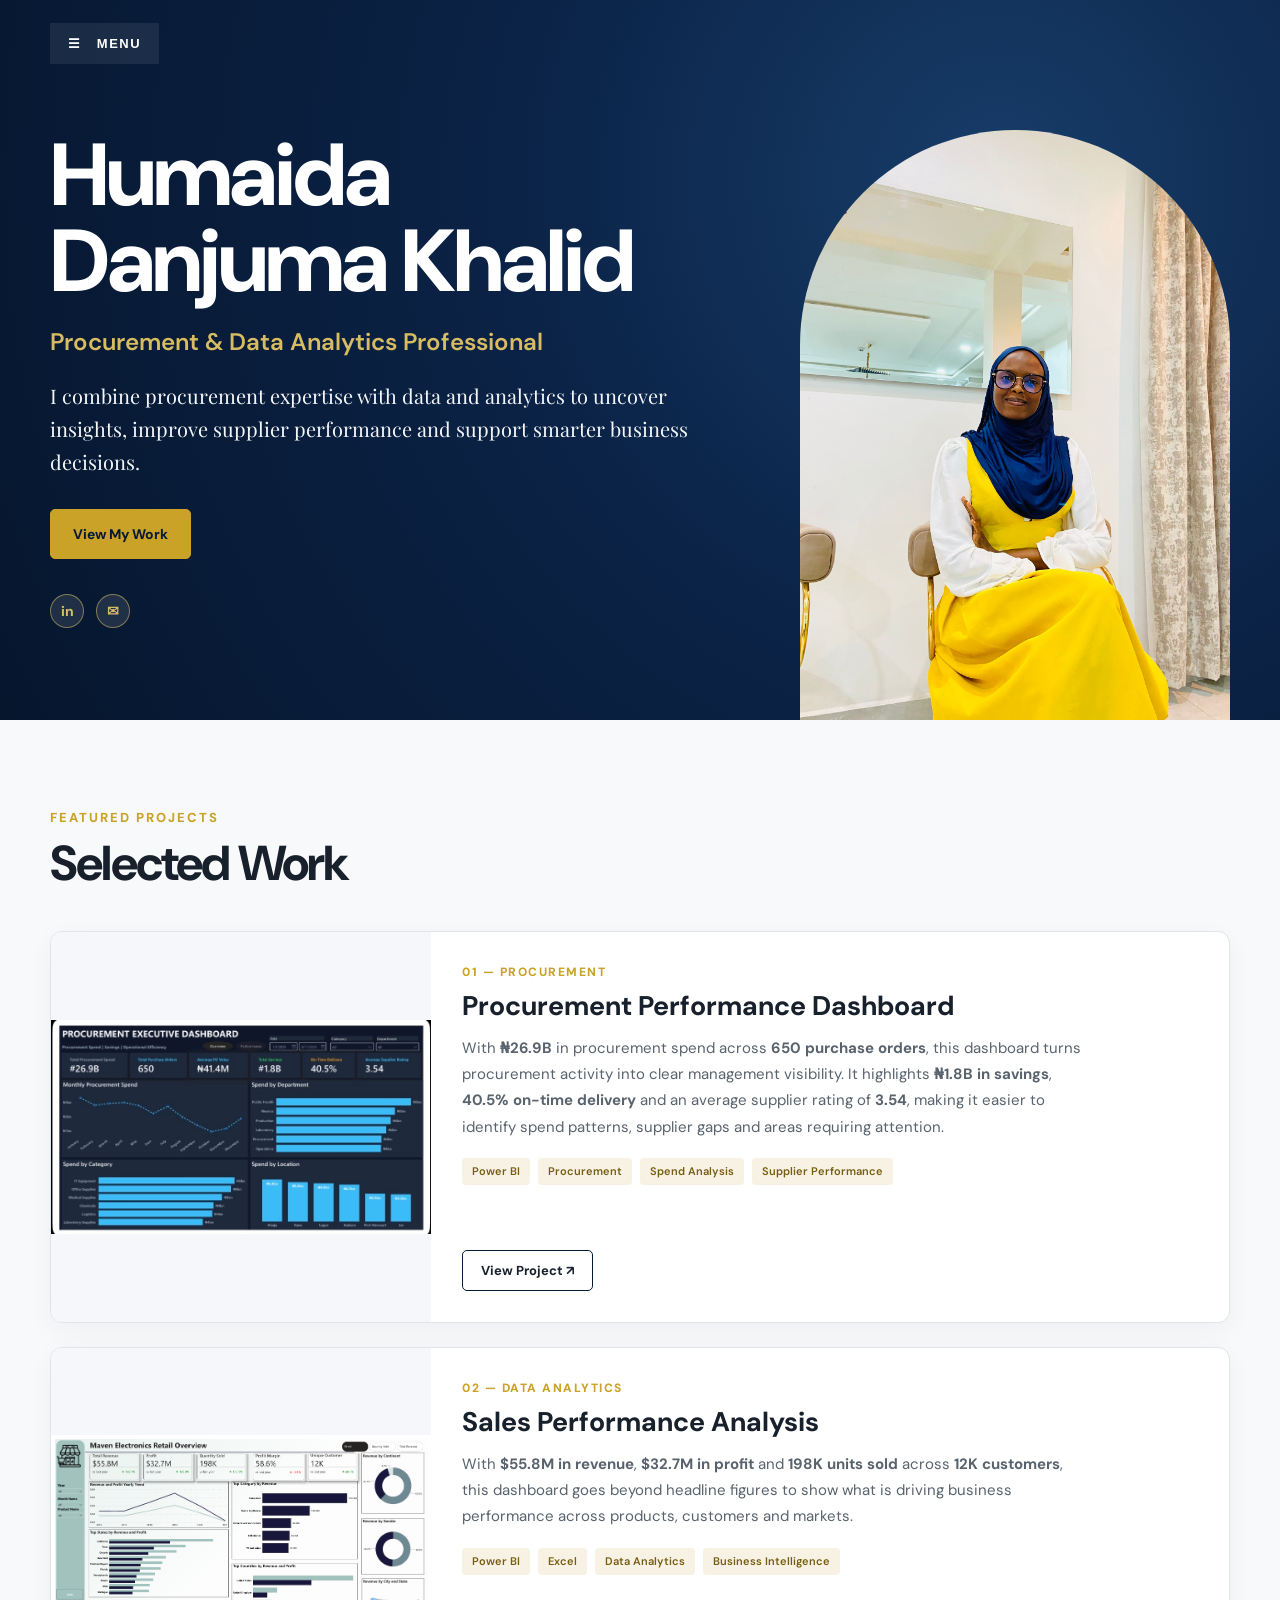
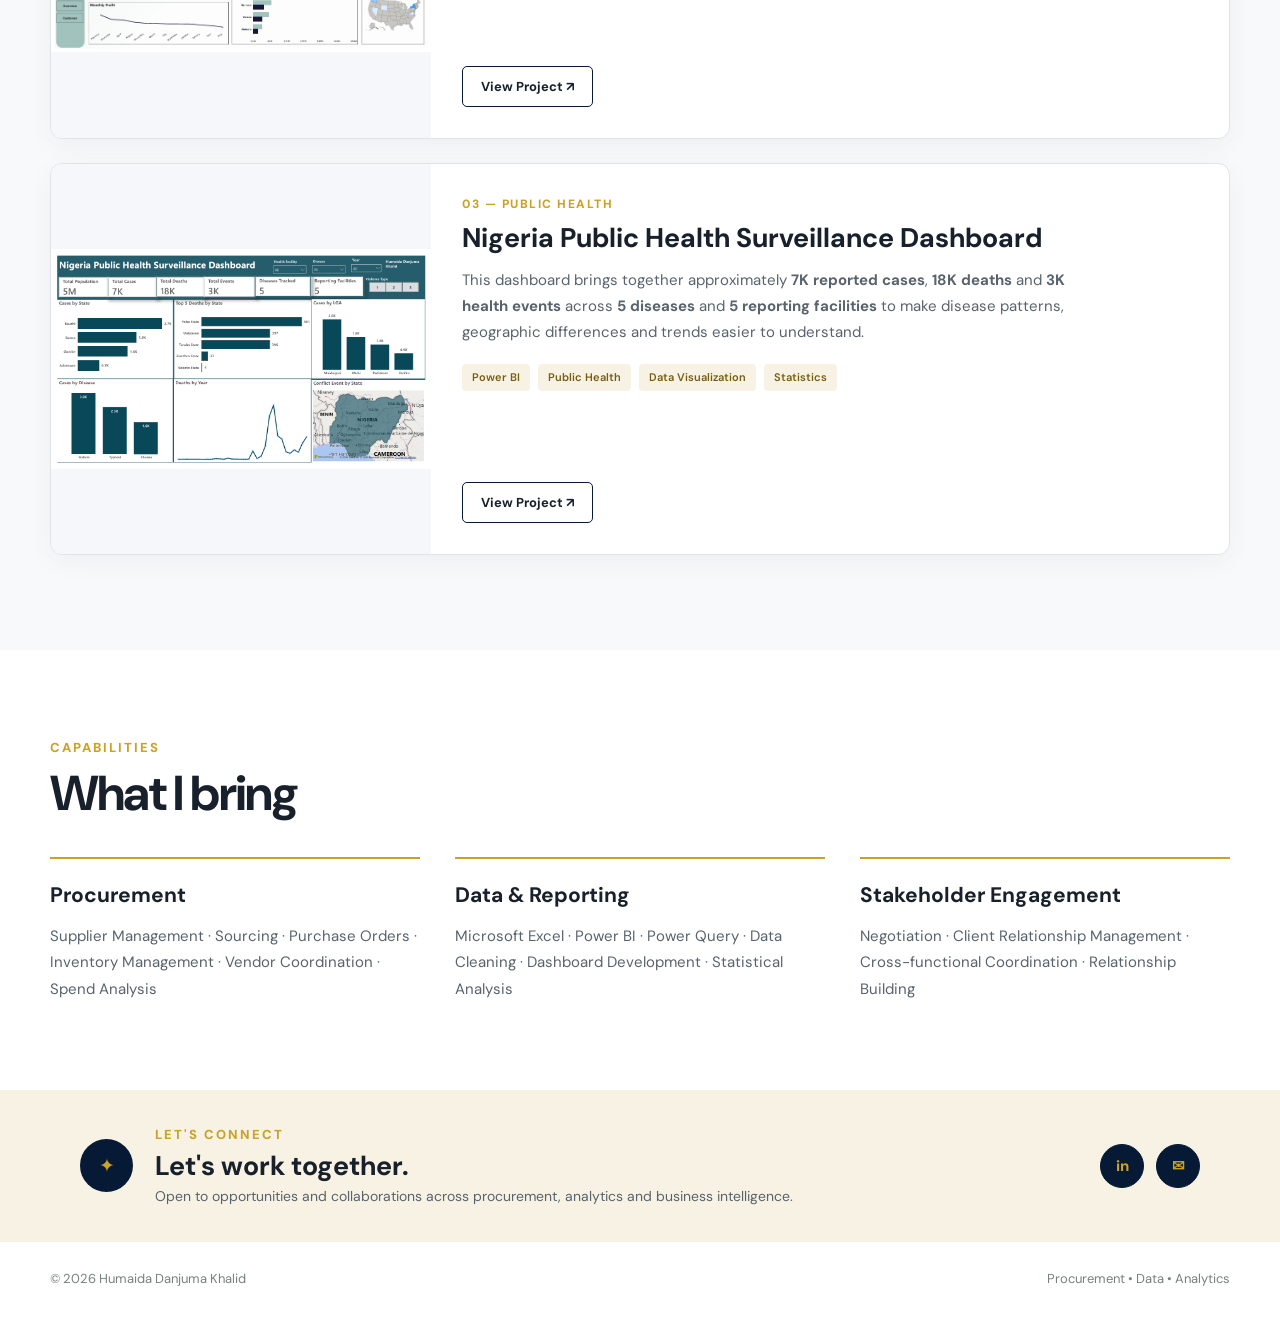
<file: index.html>
<!DOCTYPE html>
<html lang="en">
<head>
    <meta charset="UTF-8">
    <meta name="viewport" content="width=device-width, initial-scale=1.0">

    <title>Humaida Danjuma Khalid | Procurement & Data Analytics Professional</title>

    <meta name="description" content="Humaida Danjuma Khalid | Procurement & Data Analytics Professional">

    <link rel="preconnect" href="https://fonts.googleapis.com">
    <link rel="preconnect" href="https://fonts.gstatic.com" crossorigin>

    <link href="https://fonts.googleapis.com/css2?family=DM+Sans:wght@400;500;600;700;800&family=Playfair+Display:ital,wght@0,500;0,600;1,500;1,600&display=swap" rel="stylesheet">

    <link rel="stylesheet" href="style.css">
</head>

<body>

<!-- ================= NAVIGATION ================= -->

<header class="hero" id="home">

    <nav class="navbar">

        <button class="menu-button" id="menuButton" aria-label="Open navigation menu">
            ☰ &nbsp; MENU
        </button>

        <div class="menu" id="menu">

            <a href="#home">Home</a>
            <a href="#work">Selected Work</a>
            <a href="#capabilities">Capabilities</a>
            <a href="#contact">Contact</a>

        </div>

    </nav>


    <!-- ================= HERO ================= -->

    <div class="hero-container">

        <div class="hero-content">

            <h1>
                Humaida<br>
                Danjuma Khalid
            </h1>

            <h2>
                Procurement & Data Analytics Professional
            </h2>

            <p class="hero-description">
                I combine procurement expertise with data and analytics
                to uncover insights, improve supplier performance and
                support smarter business decisions.
            </p>

            <div class="hero-buttons">

                <a href="#work" class="button primary">
                    View My Work
                </a>

            </div>


            <!-- TOP SOCIAL ICONS -->

            <div class="contact-links">

                <a
                    href="https://www.linkedin.com/in/humaida-danjuma-66057224b"
                    target="_blank"
                    rel="noopener noreferrer"
                    aria-label="LinkedIn"
                >
                    <span class="social-icon linkedin-icon">
                        in
                    </span>
                </a>

                <a
                    href="mailto:danjumahumaida@gmail.com"
                    aria-label="Email Humaida"
                >
                    <span class="social-icon email-icon">
                        ✉
                    </span>
                </a>

            </div>

        </div>


        <!-- PROFILE PHOTO -->

        <div class="hero-photo">

            <img
                src="assets/IMG_2226.jpeg"
                alt="Humaida Danjuma Khalid"
            >

        </div>

    </div>

</header>


<!-- ================= SELECTED WORK ================= -->

<section class="work" id="work">

    <div class="container">

        <p class="eyebrow">
            FEATURED PROJECTS
        </p>

        <h2>
            Selected Work
        </h2>


        <!-- ================= PROCUREMENT ================= -->

        <article class="project">

            <div class="project-image">

                <img
                    src="assets/procurement-dashboard.jpg"
                    alt="Procurement Performance Dashboard"
                >

            </div>


            <div class="project-content">

                <div>

                    <span class="project-number">
                        01 — PROCUREMENT
                    </span>

                    <h3>
                        Procurement Performance Dashboard
                    </h3>

                    <p>
                        With <strong>₦26.9B</strong> in procurement spend across
                        <strong>650 purchase orders</strong>, this dashboard turns
                        procurement activity into clear management visibility.
                        It highlights <strong>₦1.8B in savings</strong>,
                        <strong>40.5% on-time delivery</strong> and an average
                        supplier rating of <strong>3.54</strong>, making it easier
                        to identify spend patterns, supplier gaps and areas
                        requiring attention.
                    </p>

                    <div class="tags">

                        <span>Power BI</span>
                        <span>Procurement</span>
                        <span>Spend Analysis</span>
                        <span>Supplier Performance</span>

                    </div>

                </div>


                <button
                    class="project-button"
                    onclick="openProject('procurement')"
                >
                    View Project ↗
                </button>

            </div>

        </article>



        <!-- ================= SALES ================= -->

        <article class="project">

            <div class="project-image">

                <img
                    src="assets/sales-dashboard1.png"
                    alt="Sales Performance Dashboard"
                >

            </div>


            <div class="project-content">

                <div>

                    <span class="project-number">
                        02 — DATA ANALYTICS
                    </span>

                    <h3>
                        Sales Performance Analysis
                    </h3>

                    <p>
                        With <strong>$55.8M in revenue</strong>,
                        <strong>$32.7M in profit</strong> and
                        <strong>198K units sold</strong> across
                        <strong>12K customers</strong>, this dashboard
                        goes beyond headline figures to show what is
                        driving business performance across products,
                        customers and markets.
                    </p>

                    <div class="tags">

                        <span>Power BI</span>
                        <span>Excel</span>
                        <span>Data Analytics</span>
                        <span>Business Intelligence</span>

                    </div>

                </div>


                <button
                    class="project-button"
                    onclick="openProject('sales')"
                >
                    View Project ↗
                </button>

            </div>

        </article>



        <!-- ================= PUBLIC HEALTH ================= -->

        <article class="project">

            <div class="project-image">

                <img
                    src="assets/public-health-dashboard1.png"
                    alt="Nigeria Public Health Surveillance Dashboard"
                >

            </div>


            <div class="project-content">

                <div>

                    <span class="project-number">
                        03 — PUBLIC HEALTH
                    </span>

                    <h3>
                        Nigeria Public Health Surveillance Dashboard
                    </h3>

                    <p>
                        This dashboard brings together approximately
                        <strong>7K reported cases</strong>,
                        <strong>18K deaths</strong> and
                        <strong>3K health events</strong> across
                        <strong>5 diseases</strong> and
                        <strong>5 reporting facilities</strong> to make
                        disease patterns, geographic differences and
                        trends easier to understand.
                    </p>

                    <div class="tags">

                        <span>Power BI</span>
                        <span>Public Health</span>
                        <span>Data Visualization</span>
                        <span>Statistics</span>

                    </div>

                </div>


                <button
                    class="project-button"
                    onclick="openProject('health')"
                >
                    View Project ↗
                </button>

            </div>

        </article>

    </div>

</section>


<!-- ================= PROJECT OVERVIEW POPUP ================= -->

<div class="project-modal" id="projectModal">

    <div
        class="project-modal-overlay"
        onclick="closeProject()"
    ></div>


    <div
        class="project-modal-content"
        role="dialog"
        aria-modal="true"
        aria-labelledby="modalTitle"
    >

        <button
            class="modal-close"
            onclick="closeProject()"
            aria-label="Close project overview"
        >
            ×
        </button>


        <p class="modal-label" id="modalLabel">
            PROJECT OVERVIEW
        </p>


        <h2 id="modalTitle">
            Project Title
        </h2>


        <div class="modal-section">

            <h4>
                THE PROBLEM
            </h4>

            <p id="modalProblem"></p>

        </div>


        <div class="modal-section">

            <h4>
                THE APPROACH
            </h4>

            <p id="modalAnalysis"></p>

        </div>


        <div class="modal-section">

            <h4>
                KEY FINDINGS
            </h4>

            <p id="modalFindings"></p>

        </div>


        <div class="modal-section">

            <h4>
                THE VALUE
            </h4>

            <p id="modalImpact"></p>

        </div>


        <a
            href="#"
            id="dashboardLink"
            target="_blank"
            rel="noopener noreferrer"
            class="modal-dashboard-button"
        >
            View Dashboard ↗
        </a>

    </div>

</div>


<!-- ================= CAPABILITIES ================= -->

<section class="capabilities" id="capabilities">

    <div class="container">

        <p class="eyebrow">
            CAPABILITIES
        </p>

        <h2>
            What I bring
        </h2>


        <div class="capability-grid">

            <div class="capability">

                <h3>
                    Procurement
                </h3>

                <p>
                    Supplier Management · Sourcing · Purchase Orders ·
                    Inventory Management · Vendor Coordination ·
                    Spend Analysis
                </p>

            </div>


            <div class="capability">

                <h3>
                    Data & Reporting
                </h3>

                <p>
                    Microsoft Excel · Power BI · Power Query ·
                    Data Cleaning · Dashboard Development ·
                    Statistical Analysis
                </p>

            </div>


            <div class="capability">

                <h3>
                    Stakeholder Engagement
                </h3>

                <p>
                    Negotiation · Client Relationship Management ·
                    Cross-functional Coordination ·
                    Relationship Building
                </p>

            </div>

        </div>

    </div>

</section>


<!-- ================= CONTACT ================= -->

<section class="contact" id="contact">

    <div class="contact-container">

        <div class="contact-symbol">
            ✦
        </div>


        <div class="contact-text">

            <p class="eyebrow">
                LET'S CONNECT
            </p>

            <h2>
                Let's work together.
            </h2>

            <p>
                Open to opportunities and collaborations across
                procurement, analytics and business intelligence.
            </p>

        </div>


        <div class="contact-icons">

            <a
                href="https://www.linkedin.com/in/humaida-danjuma-66057224b"
                target="_blank"
                rel="noopener noreferrer"
                aria-label="LinkedIn"
                class="bottom-social"
            >
                in
            </a>

            <a
                href="mailto:danjumahumaida@gmail.com"
                aria-label="Email Humaida"
                class="bottom-social"
            >
                ✉
            </a>

        </div>

    </div>

</section>


<!-- ================= FOOTER ================= -->

<footer>

    <p>
        © 2026 Humaida Danjuma Khalid
    </p>

    <p>
        Procurement • Data • Analytics
    </p>

</footer>


<script src="script.js"></script>

</body>
</html>
</file>
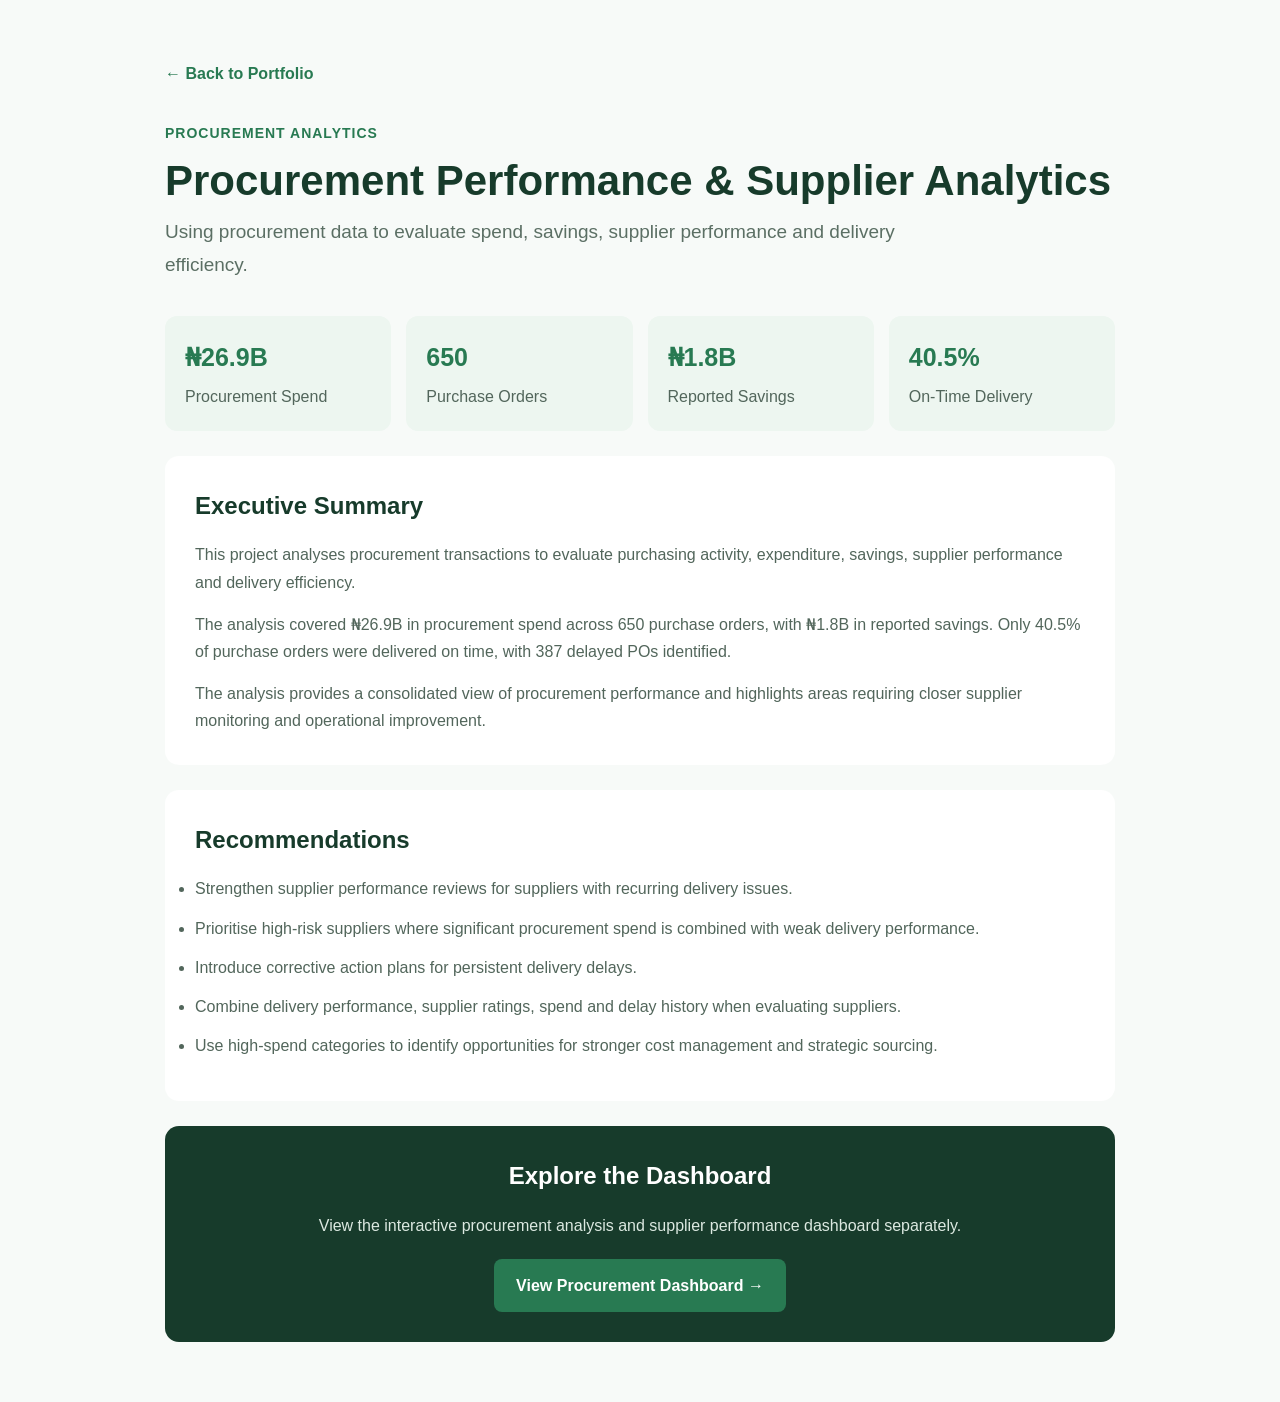
<file: procurement.html>
<!DOCTYPE html>
<html lang="en">

<head>

    <meta charset="UTF-8">
    <meta name="viewport" content="width=device-width, initial-scale=1.0">

    <title>Procurement Performance & Supplier Analytics | Humaida Danjuma Khalid</title>

    <style>

        * {
            margin: 0;
            padding: 0;
            box-sizing: border-box;
        }

        body {
            margin: 0;
            font-family: Arial, sans-serif;
            background: #f7faf8;
            color: #173b2b;
            line-height: 1.7;
        }

        .container {
            max-width: 1000px;
            margin: auto;
            padding: 60px 25px;
        }

        .back {
            display: inline-block;
            margin-bottom: 35px;
            color: #287a52;
            text-decoration: none;
            font-weight: bold;
        }

        .back:hover {
            color: #173b2b;
        }

        .label {
            color: #287a52;
            font-size: 14px;
            font-weight: bold;
            letter-spacing: 1px;
            margin-bottom: 10px;
        }

        h1 {
            font-size: 42px;
            line-height: 1.2;
            margin: 10px 0;
            color: #173b2b;
        }

        .subtitle {
            font-size: 19px;
            color: #5b6f64;
            max-width: 750px;
            margin-bottom: 35px;
        }

        section {
            background: white;
            padding: 30px;
            margin-top: 25px;
            border-radius: 14px;
        }

        h2 {
            margin-top: 0;
            margin-bottom: 15px;
            color: #173b2b;
        }

        p {
            color: #52665b;
        }

        .stats {
            display: grid;
            grid-template-columns: repeat(4, 1fr);
            gap: 15px;
            margin-top: 25px;
        }

        .stat {
            background: #edf6f0;
            padding: 20px;
            border-radius: 12px;
            color: #52665b;
        }

        .stat strong {
            display: block;
            font-size: 25px;
            color: #287a52;
            margin-bottom: 5px;
        }

        li {
            margin-bottom: 12px;
            color: #52665b;
        }

        .closing {
            text-align: center;
            background: #173b2b;
            color: white;
        }

        .closing h2 {
            color: white;
        }

        .closing p {
            color: #dce9e1;
        }

        .button {
            display: inline-block;
            background: #287a52;
            color: white;
            padding: 13px 22px;
            border-radius: 8px;
            text-decoration: none;
            font-weight: bold;
            margin-top: 20px;
        }

        .button:hover {
            background: #1f6343;
        }

        @media (max-width: 700px) {

            .container {
                padding: 40px 18px;
            }

            h1 {
                font-size: 32px;
            }

            .subtitle {
                font-size: 17px;
            }

            .stats {
                grid-template-columns: repeat(2, 1fr);
            }

            section {
                padding: 24px;
            }

        }

    </style>

</head>


<body>

<div class="container">


    <!-- BACK TO PORTFOLIO -->

    <a href="index.html" class="back">
        ← Back to Portfolio
    </a>


    <!-- PROJECT HEADER -->

    <div class="label">
        PROCUREMENT ANALYTICS
    </div>

    <h1>
        Procurement Performance & Supplier Analytics
    </h1>

    <p class="subtitle">
        Using procurement data to evaluate spend, savings, supplier performance
        and delivery efficiency.
    </p>


    <!-- KEY METRICS -->

    <div class="stats">

        <div class="stat">
            <strong>₦26.9B</strong>
            Procurement Spend
        </div>

        <div class="stat">
            <strong>650</strong>
            Purchase Orders
        </div>

        <div class="stat">
            <strong>₦1.8B</strong>
            Reported Savings
        </div>

        <div class="stat">
            <strong>40.5%</strong>
            On-Time Delivery
        </div>

    </div>


    <!-- EXECUTIVE SUMMARY -->

    <section>

        <h2>
            Executive Summary
        </h2>

        <p>
            This project analyses procurement transactions to evaluate
            purchasing activity, expenditure, savings, supplier performance
            and delivery efficiency.
        </p>

        <p style="margin-top: 15px;">
            The analysis covered ₦26.9B in procurement spend across 650
            purchase orders, with ₦1.8B in reported savings. Only 40.5% of
            purchase orders were delivered on time, with 387 delayed POs
            identified.
        </p>

        <p style="margin-top: 15px;">
            The analysis provides a consolidated view of procurement
            performance and highlights areas requiring closer supplier
            monitoring and operational improvement.
        </p>

    </section>


    <!-- RECOMMENDATIONS -->

    <section>

        <h2>
            Recommendations
        </h2>

        <ul>

            <li>
                Strengthen supplier performance reviews for suppliers with
                recurring delivery issues.
            </li>

            <li>
                Prioritise high-risk suppliers where significant procurement
                spend is combined with weak delivery performance.
            </li>

            <li>
                Introduce corrective action plans for persistent delivery
                delays.
            </li>

            <li>
                Combine delivery performance, supplier ratings, spend and
                delay history when evaluating suppliers.
            </li>

            <li>
                Use high-spend categories to identify opportunities for
                stronger cost management and strategic sourcing.
            </li>

        </ul>

    </section>


    <!-- CLOSING -->

    <section class="closing">

        <h2>
            Explore the Dashboard
        </h2>

        <p>
            View the interactive procurement analysis and supplier
            performance dashboard separately.
        </p>

        <a
            href="Procurement%20(1).pdf"
            target="_blank"
            class="button"
        >
            View Procurement Dashboard →
        </a>

    </section>


</div>

</body>

</html>
</file>
<file: style.css>
/* =========================================================
   HUMAIDA DANJUMA KHALID
   PROCUREMENT & DATA ANALYTICS PORTFOLIO

   NAVY + GOLD
   ========================================================= */


/* =========================================================
   GLOBAL
========================================================= */

* {
    box-sizing: border-box;
    margin: 0;
    padding: 0;
}

html {
    scroll-behavior: smooth;
}

body {
    font-family: "DM Sans", Arial, sans-serif;
    color: #17202B;
    background: #FFFFFF;
    line-height: 1.6;
}

a {
    text-decoration: none;
    color: inherit;
}

img {
    max-width: 100%;
    display: block;
}

:root {
    --navy: #071A35;
    --deep-navy: #0B2347;
    --blue: #123B68;
    --gold: #C9A227;
    --soft-gold: #D8BC62;
    --pale-gold: #F7F2E3;
    --dark-text: #17202B;
    --body-text: #59636D;
    --border: #E0E4E8;
    --white: #FFFFFF;
}


/* =========================================================
   CONTAINERS
========================================================= */

.container {
    width: min(1180px, calc(100% - 68px));
    margin: 0 auto;
}


/* =========================================================
   HERO
========================================================= */

.hero {
    min-height: 720px;
    color: white;
    position: relative;
    overflow: hidden;

    background:
        radial-gradient(
            circle at 78% 25%,
            #173D69 0%,
            #0B2347 42%,
            #06162D 100%
        );
}


/* =========================================================
   NAVIGATION
========================================================= */

.navbar {
    width: min(1180px, calc(100% - 68px));
    height: 86px;
    margin: 0 auto;

    display: flex;
    align-items: center;
    justify-content: space-between;

    position: relative;
    z-index: 20;
}

.logo {
    font-size: 22px;
    font-weight: 800;
    letter-spacing: 2px;
    color: var(--soft-gold);
}

.menu-wrapper {
    position: relative;
}

.menu-wrapper summary {
    list-style: none;
}

.menu-wrapper summary::-webkit-details-marker {
    display: none;
}

.menu-button {
    border: none;
    background: rgba(255,255,255,0.08);
    color: white;

    padding: 13px 18px;

    font-size: 13px;
    font-weight: 700;
    letter-spacing: 1.5px;

    cursor: pointer;
}

.menu {
    position: absolute;

    top: 48px;
    right: 0;

    width: 190px;

    padding: 12px;

    background: white;

    box-shadow: 0 20px 50px rgba(0,0,0,0.16);

    border-radius: 4px;

    display: none;
}

.menu.active {
    display: block;
}

.menu a {
    display: block;

    padding: 11px 13px;

    font-size: 14px;
    font-weight: 600;

    color: var(--dark-text);
}

.menu a:hover {
    background: #F5F7FA;
    color: var(--navy);
}


/* =========================================================
   HERO CONTENT
========================================================= */

.hero-container {
    width: min(1180px, calc(100% - 68px));
    margin: 0 auto;

    min-height: 634px;

    display: grid;
    grid-template-columns: 1fr 430px;

    align-items: end;
}

.hero-content {
    padding-bottom: 92px;

    position: relative;
    z-index: 3;
}

.eyebrow {
    font-size: 13px;
    font-weight: 800;

    letter-spacing: 2px;

    color: var(--gold);

    margin-bottom: 9px;
}

.eyebrow.light {
    color: var(--soft-gold);
}

.hero h1 {
    font-size: clamp(55px, 7vw, 88px);

    line-height: 0.98;

    letter-spacing: -3px;

    font-weight: 800;

    margin: 10px 0 22px;
}

.hero h2 {
    font-size: 24px;

    line-height: 1.35;

    font-weight: 600;

    color: var(--soft-gold);

    margin-bottom: 20px;

    max-width: 650px;
}

.hero-description {
    max-width: 650px;

    font-family: "Playfair Display", Georgia, serif;

    font-size: 20px;

    line-height: 1.65;

    color: #F3F5F8;
}

.hero-buttons {
    display: flex;

    flex-wrap: wrap;

    gap: 15px;

    margin-top: 31px;
}

.button {
    display: inline-flex;

    align-items: center;
    justify-content: center;

    min-height: 49px;

    padding: 13px 22px;

    border-radius: 5px;

    font-size: 14px;
    font-weight: 700;

    transition: all 0.25s ease;
}

.button.primary {
    background: var(--gold);

    color: var(--navy);

    border: 1px solid var(--gold);
}

.button.primary:hover {
    background: var(--soft-gold);

    border-color: var(--soft-gold);

    transform: translateY(-2px);
}

.button.outline {
    border: 1px solid rgba(216,188,98,0.75);

    color: var(--soft-gold);

    background: transparent;
}

.button.outline:hover {
    background: rgba(216,188,98,0.09);

    transform: translateY(-2px);
}


/* =========================================================
   SOCIAL ICONS
========================================================= */

.contact-links {
    display: flex;

    align-items: center;

    gap: 12px;

    margin-top: 35px;
}

.contact-links a {
    transition: transform 0.25s ease;
}

.contact-links a:hover {
    transform: translateY(-2px);
}

.social-icon {
    width: 34px;
    height: 34px;

    display: grid;
    place-items: center;

    border-radius: 50%;

    background: rgba(255,255,255,0.10);

    border: 1px solid rgba(216,188,98,0.55);

    color: var(--soft-gold);

    font-size: 14px;

    font-weight: 800;

    transition: all 0.25s ease;
}

.social-icon:hover {
    background: var(--gold);

    color: var(--navy);

    border-color: var(--gold);
}


/* =========================================================
   PROFILE PHOTO
========================================================= */

.hero-photo {
    height: 590px;

    display: flex;

    align-items: flex-end;

    justify-content: center;
}

.hero-photo img {
    width: 100%;
    height: 100%;

    object-fit: cover;

    object-position: center top;

    border-radius: 260px 260px 0 0;

    position: relative;

    z-index: 2;
}


/* =========================================================
   SELECTED WORK
========================================================= */

.work {
    background: #F8F9FB;
}

.work .container {
    padding-top: 88px;
    padding-bottom: 95px;
}

.work h2,
.capabilities h2 {
    font-size: 49px;

    line-height: 1.05;

    letter-spacing: -1.8px;

    margin-bottom: 20px;

    color: var(--dark-text);
}


/* =========================================================
   PROJECT CARD
========================================================= */

.project {
    display: grid;

    grid-template-columns: 380px 1fr;

    background: white;

    border: 1px solid var(--border);

    border-radius: 12px;

    overflow: hidden;

    margin-top: 24px;

    box-shadow: 0 7px 28px rgba(10,28,48,0.045);
}

.project:first-of-type {
    margin-top: 42px;
}


/* =========================================================
   DASHBOARD PREVIEWS
========================================================= */

.project-image {
    min-height: 280px;

    overflow: hidden;

    display: flex;

    align-items: center;

    justify-content: center;

    background: #F5F7FA;
}

.project-image img {
    width: 100%;
    height: 100%;

    object-fit: contain;

    object-position: center;

    background: #F5F7FA;
}


/* =========================================================
   OLD PREVIEW SUPPORT
========================================================= */

.dashboard-preview {
    display: flex;

    align-items: center;

    justify-content: center;

    position: relative;
}

.procurement-preview {
    background:
        linear-gradient(
            135deg,
            #071A35 0%,
            #123B68 60%,
            #C9A227 150%
        );
}

.sales-preview {
    background:
        linear-gradient(
            135deg,
            #071A35 0%,
            #173D69 55%,
            #D8BC62 150%
        );
}

.health-preview {
    background:
        linear-gradient(
            135deg,
            #071A35 0%,
            #0B2347 60%,
            #C9A227 160%
        );
}

.preview-content {
    text-align: center;

    padding: 30px;

    color: white;
}

.preview-content span {
    display: block;

    font-size: 11px;

    font-weight: 800;

    letter-spacing: 2px;

    color: var(--soft-gold);

    margin-bottom: 12px;
}

.preview-content strong {
    display: block;

    font-family: "Playfair Display", Georgia, serif;

    font-size: 30px;

    line-height: 1.2;

    max-width: 290px;
}

.preview-content small {
    display: block;

    margin-top: 15px;

    font-size: 12px;

    letter-spacing: 1px;

    color: #E9EDF1;
}


/* =========================================================
   PROJECT CONTENT
========================================================= */

.project-content {
    padding: 31px;

    display: flex;

    flex-direction: column;

    justify-content: space-between;

    gap: 25px;
}

.project-number {
    display: block;

    font-size: 12px;

    font-weight: 800;

    letter-spacing: 1.5px;

    color: var(--gold);

    margin-bottom: 8px;
}

.project-content h3 {
    font-size: 27px;

    line-height: 1.2;

    margin-bottom: 12px;

    color: var(--dark-text);
}

.project-content p {
    max-width: 620px;

    color: var(--body-text);

    font-size: 15px;

    line-height: 1.75;
}


/* =========================================================
   TAGS
========================================================= */

.tags {
    display: flex;

    flex-wrap: wrap;

    gap: 8px;

    margin-top: 18px;
}

.tags span,
.modal-tags span {
    background: var(--pale-gold);

    color: #765D12;

    padding: 5px 10px;

    border-radius: 4px;

    font-size: 11px;

    font-weight: 600;
}


/* =========================================================
   PROJECT BUTTON
========================================================= */

.project-button {
    align-self: flex-start;

    display: inline-flex;

    align-items: center;

    justify-content: center;

    padding: 11px 18px;

    border: 1px solid var(--navy);

    border-radius: 5px;

    background: transparent;

    color: var(--dark-text);

    font-family: inherit;

    font-size: 13px;

    font-weight: 700;

    cursor: pointer;

    transition: 0.25s ease;
}

.project-button:hover {
    background: var(--navy);

    color: white;
}


/* =========================================================
   CAPABILITIES
========================================================= */

.capabilities {
    background: white;
}

.capabilities .container {
    padding-top: 88px;

    padding-bottom: 88px;
}

.capability-grid {
    display: grid;

    grid-template-columns: repeat(3,1fr);

    gap: 35px;

    margin-top: 38px;
}

.capability {
    border-top: 2px solid var(--gold);

    padding-top: 20px;
}

.capability h3 {
    font-size: 21px;

    margin-bottom: 10px;

    color: var(--dark-text);
}

.capability p {
    color: var(--body-text);

    font-size: 15px;

    line-height: 1.75;
}


/* =========================================================
   CONTACT
========================================================= */

.contact {
    background: var(--pale-gold);

    padding: 35px 0;
}

.contact-container {
    width: min(1120px, calc(100% - 68px));

    margin: 0 auto;

    display: flex;

    align-items: center;

    gap: 22px;
}

.contact-symbol {
    width: 53px;
    height: 53px;

    border-radius: 50%;

    display: grid;

    place-items: center;

    background: var(--navy);

    color: var(--gold);

    font-size: 19px;

    flex-shrink: 0;
}

.contact-text {
    flex: 1;
}

.contact-text .eyebrow {
    margin-bottom: 4px;
}

.contact-text h2 {
    font-size: 27px;

    line-height: 1.15;

    margin-bottom: 4px;

    color: var(--dark-text);
}

.contact-text p:last-child {
    color: var(--body-text);

    font-size: 14px;
}


/* =========================================================
   CONTACT ICONS
========================================================= */

.contact-icons {
    display: flex;

    align-items: center;

    gap: 12px;
}

.bottom-social {
    width: 44px;
    height: 44px;

    display: grid;

    place-items: center;

    border-radius: 50%;

    background: var(--navy);

    color: var(--gold);

    border: 1px solid var(--navy);

    font-size: 15px;

    font-weight: 800;

    transition: all 0.25s ease;
}

.bottom-social:hover {
    background: var(--gold);

    color: var(--navy);

    border-color: var(--gold);

    transform: translateY(-2px);
}


/* =========================================================
   FOOTER
========================================================= */

footer {
    width: min(1180px, calc(100% - 68px));

    margin: 0 auto;

    padding: 27px 0;

    display: flex;

    justify-content: space-between;

    gap: 20px;

    color: #77817D;

    font-size: 13px;
}


/* =========================================================
   PROJECT OVERVIEW MODAL
========================================================= */

.project-modal {
    position: fixed;

    inset: 0;

    z-index: 9999;

    display: flex;

    align-items: center;

    justify-content: center;

    padding: 25px;

    visibility: hidden;

    opacity: 0;

    pointer-events: none;

    transition:
        opacity 0.25s ease,
        visibility 0.25s ease;
}

.project-modal.active {
    visibility: visible;

    opacity: 1;

    pointer-events: auto;
}


/* Dark overlay */

.project-modal-overlay {
    position: absolute;

    inset: 0;

    background: rgba(4,15,30,0.80);

    backdrop-filter: blur(6px);
}


/* Popup box */

.project-modal-content {
    position: relative;

    z-index: 2;

    width: min(760px, 100%);

    max-height: 88vh;

    overflow-y: auto;

    background: #FFFFFF;

    border-radius: 12px;

    padding: 45px;

    border-top: 5px solid var(--gold);

    box-shadow:
        0 30px 80px rgba(0,0,0,0.30);

    transform: translateY(20px);

    transition: transform 0.3s ease;
}

.project-modal.active .project-modal-content {
    transform: translateY(0);
}


/* Close button */

.modal-close {
    position: absolute;

    top: 17px;

    right: 20px;

    width: 38px;

    height: 38px;

    display: grid;

    place-items: center;

    border: none;

    border-radius: 50%;

    background: #F2F4F6;

    color: var(--navy);

    font-size: 27px;

    line-height: 1;

    cursor: pointer;

    transition: all 0.2s ease;
}

.modal-close:hover {
    background: var(--gold);

    color: var(--navy);
}


/* Popup label */

.modal-label {
    margin: 0 0 10px;

    color: var(--gold);

    font-size: 12px;

    font-weight: 800;

    letter-spacing: 1.8px;
}


/* Popup title */

.project-modal-content h2 {
    margin: 0 45px 30px 0;

    color: var(--dark-text);

    font-size: clamp(28px, 4vw, 40px);

    line-height: 1.15;

    letter-spacing: -1px;
}


/* Popup sections */

.modal-section {
    margin-bottom: 24px;
}

.modal-section h4 {
    margin: 0 0 8px;

    color: var(--navy);

    font-size: 11px;

    font-weight: 800;

    letter-spacing: 1.5px;
}

.modal-section p {
    margin: 0;

    color: var(--body-text);

    font-size: 15px;

    line-height: 1.75;
}


/* Dashboard button */

.modal-dashboard-button {
    display: inline-flex;

    align-items: center;

    justify-content: center;

    margin-top: 5px;

    padding: 13px 21px;

    border-radius: 5px;

    background: var(--navy);

    border: 1px solid var(--navy);

    color: #FFFFFF;

    font-size: 13px;

    font-weight: 700;

    transition: all 0.25s ease;
}

.modal-dashboard-button:hover {
    background: var(--gold);

    border-color: var(--gold);

    color: var(--navy);

    transform: translateY(-2px);
}


/* Stop background scrolling while popup is open */

body.modal-open {
    overflow: hidden;
}


/* =========================================================
   TABLET
========================================================= */

@media (max-width: 900px) {

    .hero-container {
        grid-template-columns: 1fr 350px;
    }

    .hero h1 {
        font-size: 65px;
    }

    .project {
        grid-template-columns: 320px 1fr;
    }

    .project-image img {
        object-fit: contain;
    }
}


/* =========================================================
   MOBILE
========================================================= */

@media (max-width: 760px) {

    .container,
    .navbar,
    .hero-container {
        width: min(100% - 42px, 600px);
    }

    .hero {
        min-height: auto;
    }

    .navbar {
        height: 75px;
    }

    .hero-container {
        grid-template-columns: 1fr;

        min-height: auto;

        padding-top: 20px;
    }

    .hero-content {
        padding: 40px 0 45px;
    }

    .hero h1 {
        font-size: 55px;

        letter-spacing: -2px;
    }

    .hero h2 {
        font-size: 20px;
    }

    .hero-description {
        font-size: 18px;
    }

    .hero-buttons {
        flex-direction: column;

        align-items: stretch;
    }

    .button {
        width: 100%;
    }

    .hero-photo {
        height: 450px;

        width: 100%;

        max-width: 430px;

        margin: 0 auto;
    }

    .work .container,
    .capabilities .container {
        padding-top: 65px;

        padding-bottom: 65px;
    }

    .work h2,
    .capabilities h2 {
        font-size: 39px;

        letter-spacing: -1px;
    }

    .capability-grid {
        grid-template-columns: 1fr;

        gap: 30px;
    }

    .project {
        grid-template-columns: 1fr;

        margin-top: 20px;
    }

    .project:first-of-type {
        margin-top: 32px;
    }

    .project-image {
        height: 240px;

        min-height: 240px;
    }

    .project-image img {
        width: 100%;

        height: 100%;

        object-fit: contain;
    }

    .project-content {
        padding: 25px;
    }

    .project-content h3 {
        font-size: 24px;
    }

    .contact {
        padding: 28px 0;
    }

    .contact-container {
        width: min(100% - 42px, 600px);

        flex-wrap: wrap;

        align-items: flex-start;
    }

    .contact-text {
        width: calc(100% - 75px);

        flex: none;
    }

    .contact-icons {
        margin-left: 75px;
    }

    footer {
        width: min(100% - 42px, 600px);

        flex-direction: column;

        padding: 24px 0;

        gap: 5px;
    }

    /* Mobile popup */

    .project-modal {
        padding: 15px;
    }

    .project-modal-content {
        width: 100%;

        max-height: 92vh;

        padding: 35px 24px;

        border-radius: 10px;
    }

    .project-modal-content h2 {
        font-size: 28px;

        margin-right: 35px;

        margin-bottom: 25px;
    }

    .modal-section {
        margin-bottom: 20px;
    }

    .modal-section p {
        font-size: 14px;

        line-height: 1.7;
    }

    .modal-dashboard-button {
        width: 100%;
    }
}


/* =========================================================
   SMALL PHONES
========================================================= */

@media (max-width: 430px) {

    .hero h1 {
        font-size: 48px;
    }

    .hero-photo {
        height: 390px;
    }

    .project-image {
        height: 210px;

        min-height: 210px;
    }

    .work h2,
    .capabilities h2 {
        font-size: 35px;
    }

    .project-modal-content {
        padding: 32px 20px;
    }

    .project-modal-content h2 {
        font-size: 25px;
    }

    .modal-section p {
        font-size: 14px;
    }
}


/* =========================================================
   DESKTOP DASHBOARD PREVIEW
========================================================= */

@media (min-width: 901px) {

    .project-image {
        min-height: 390px;
    }

    .project-image img {
        min-height: 390px;

        width: 100%;

        object-fit: contain;
    }
}
</file>
